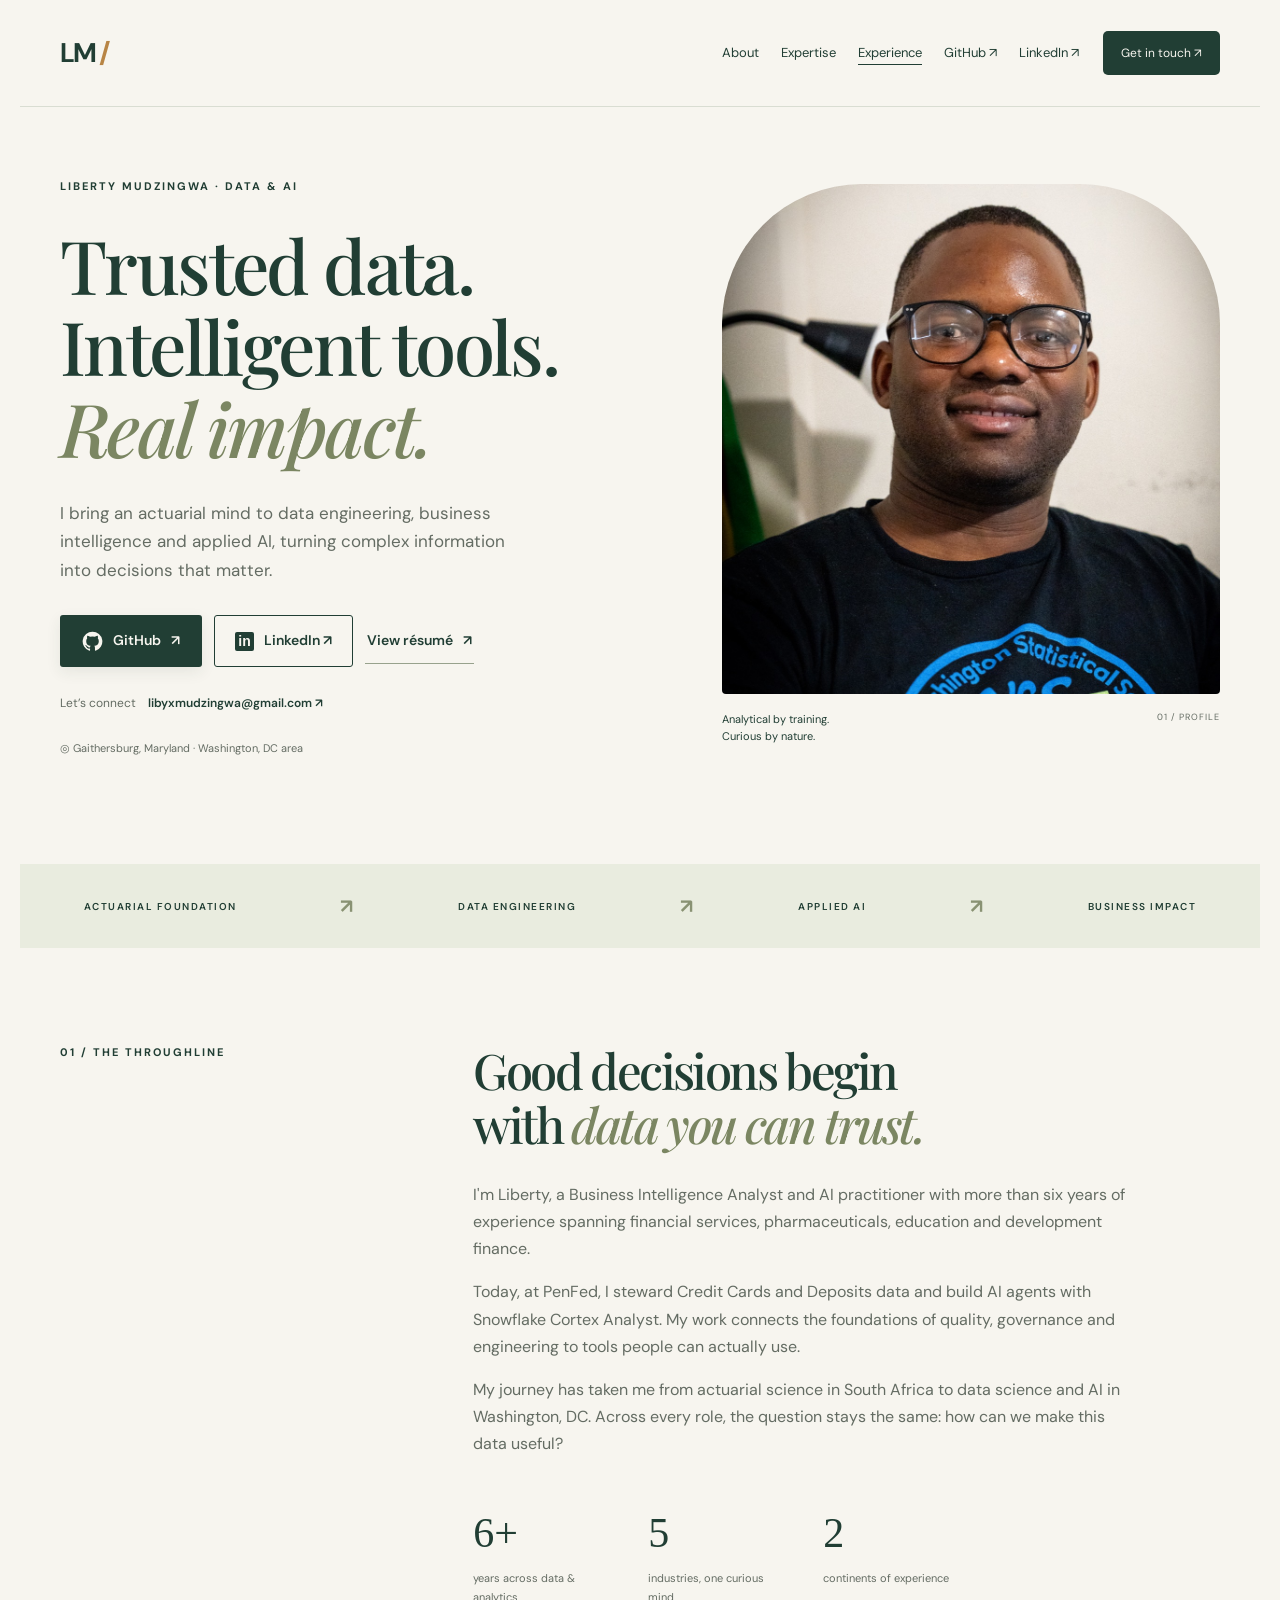
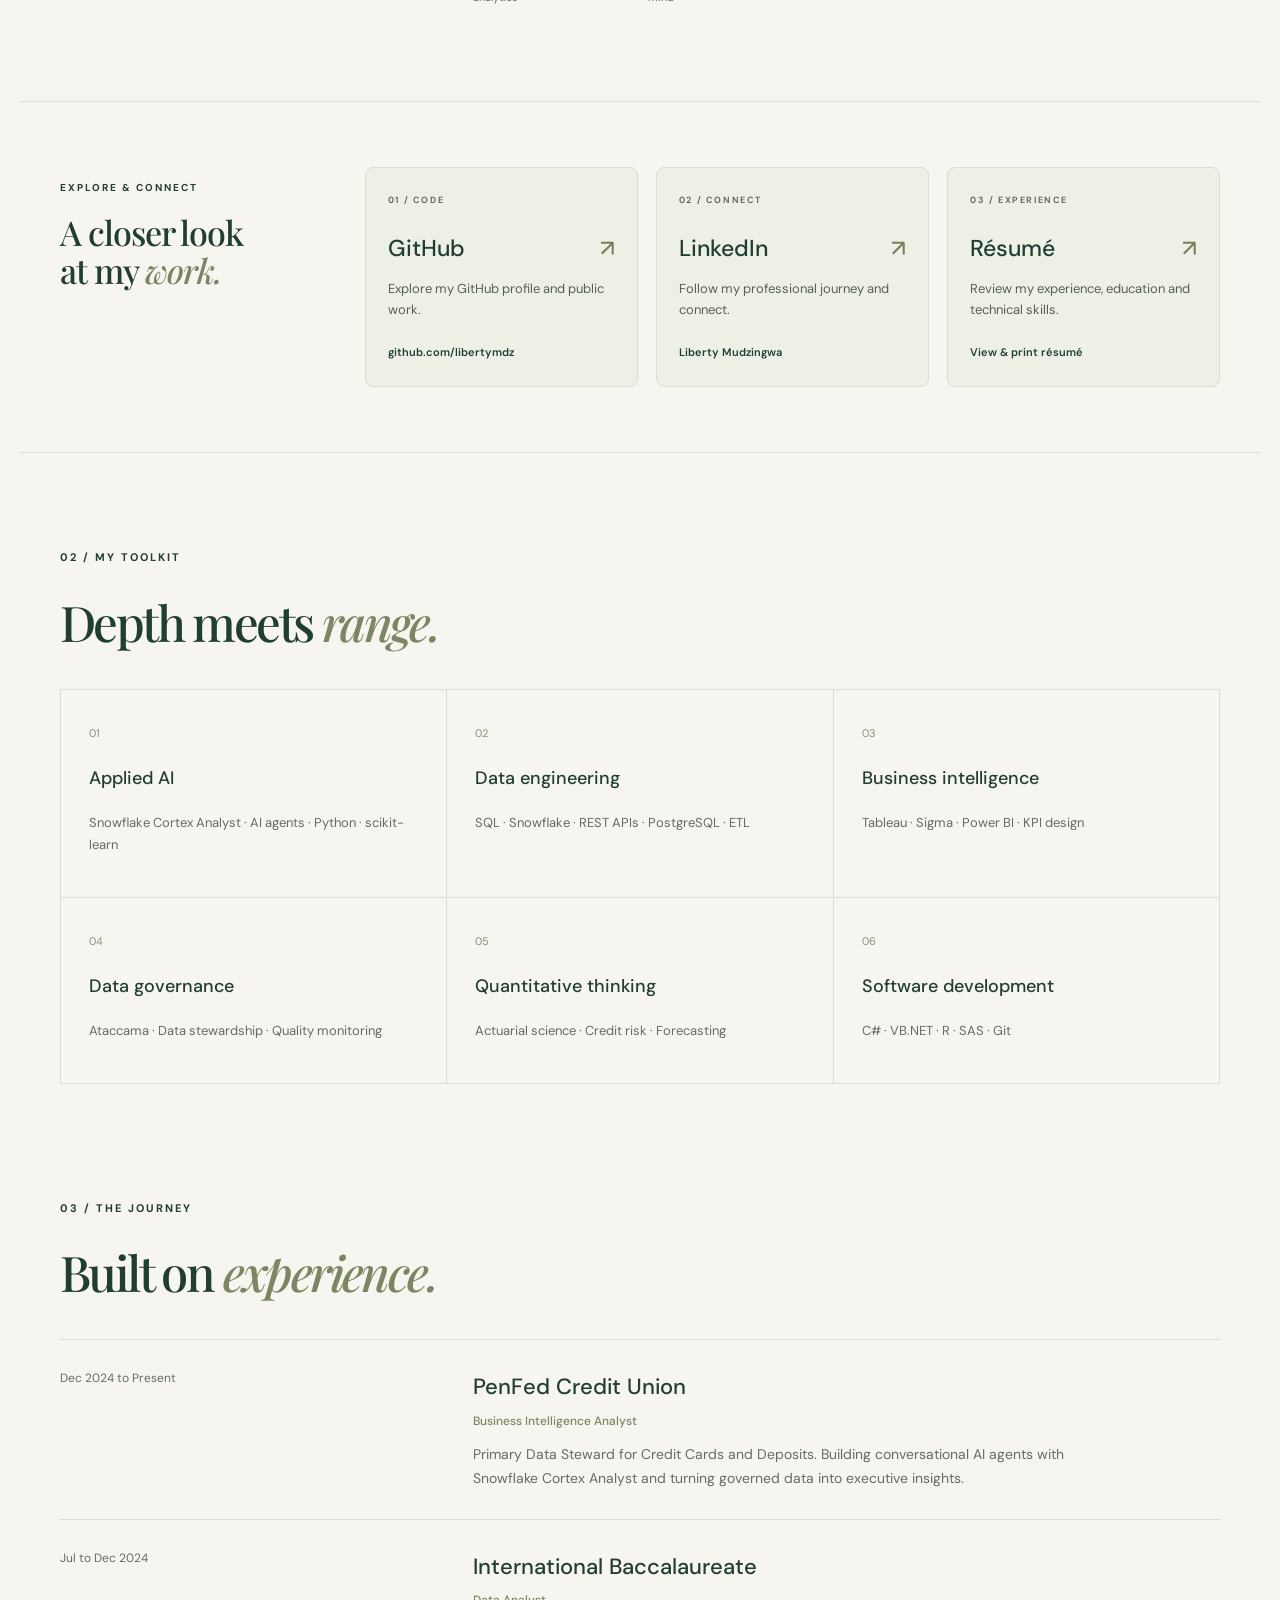
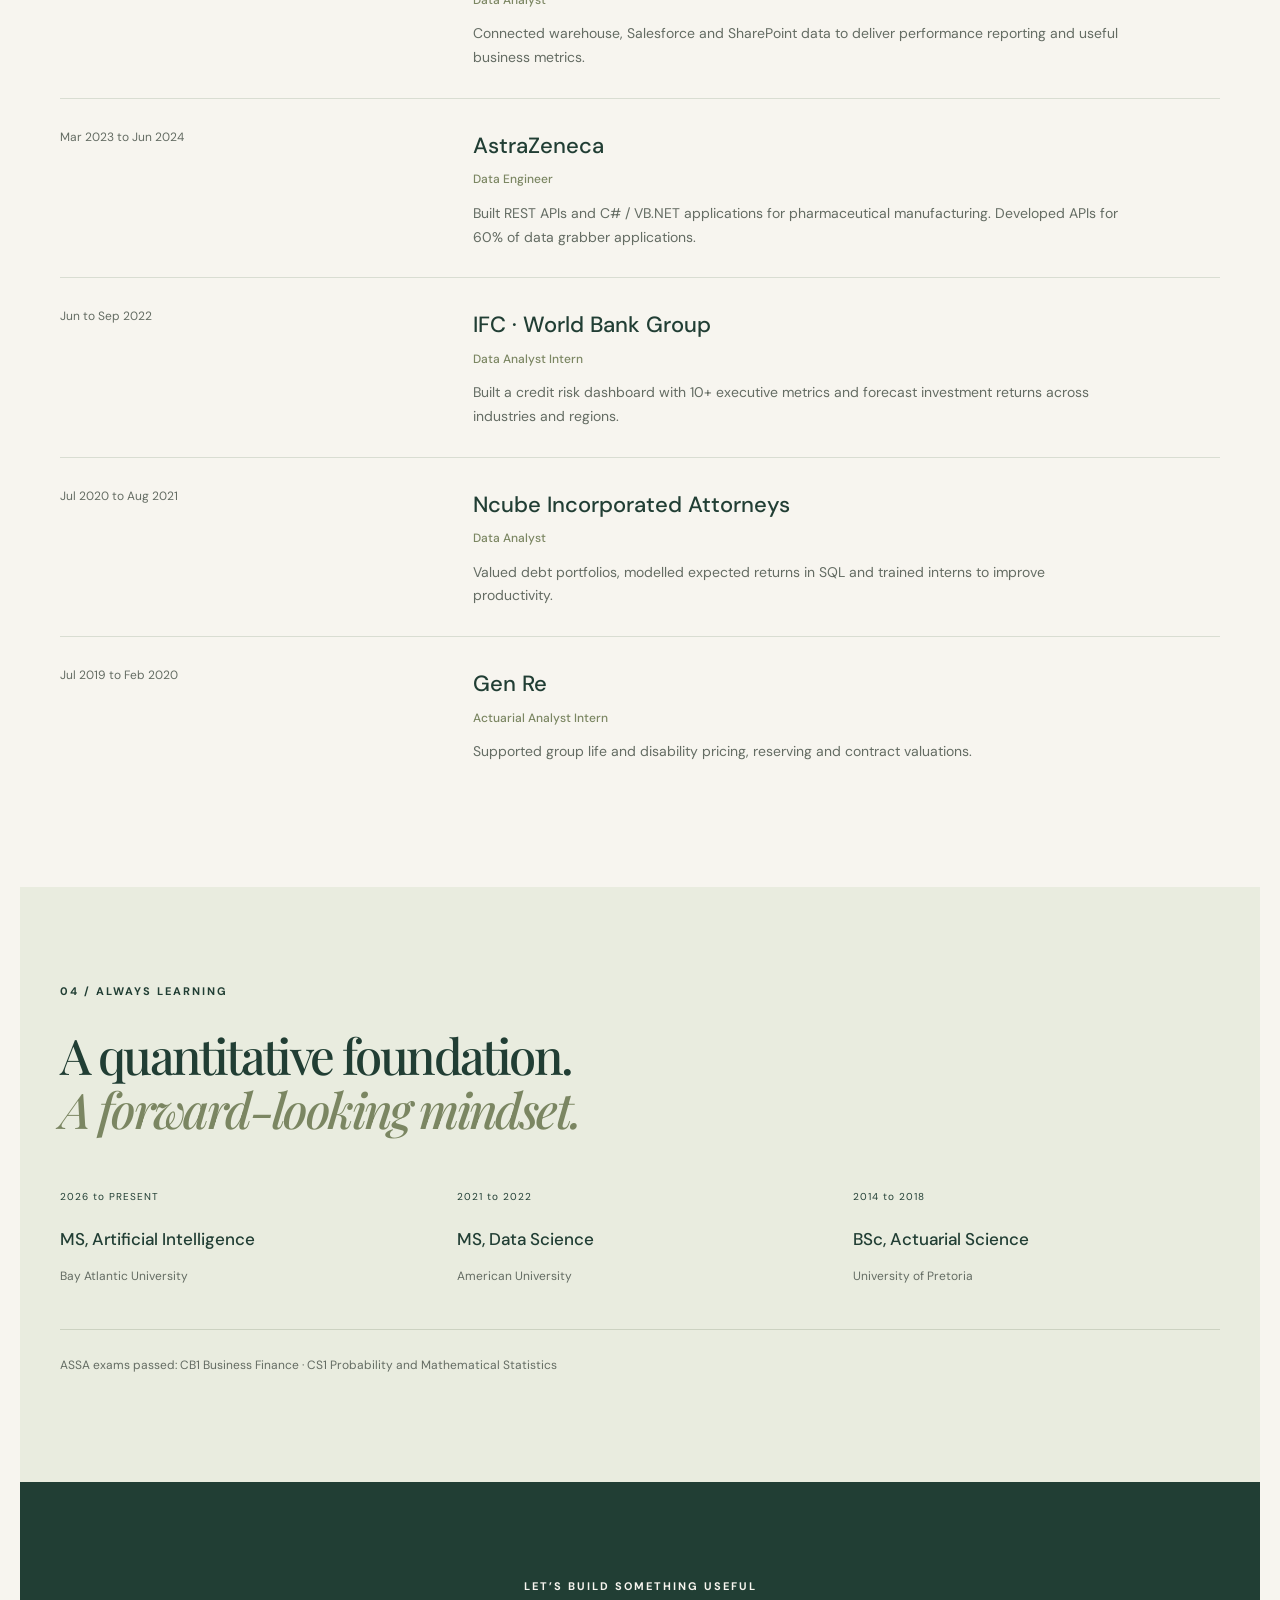
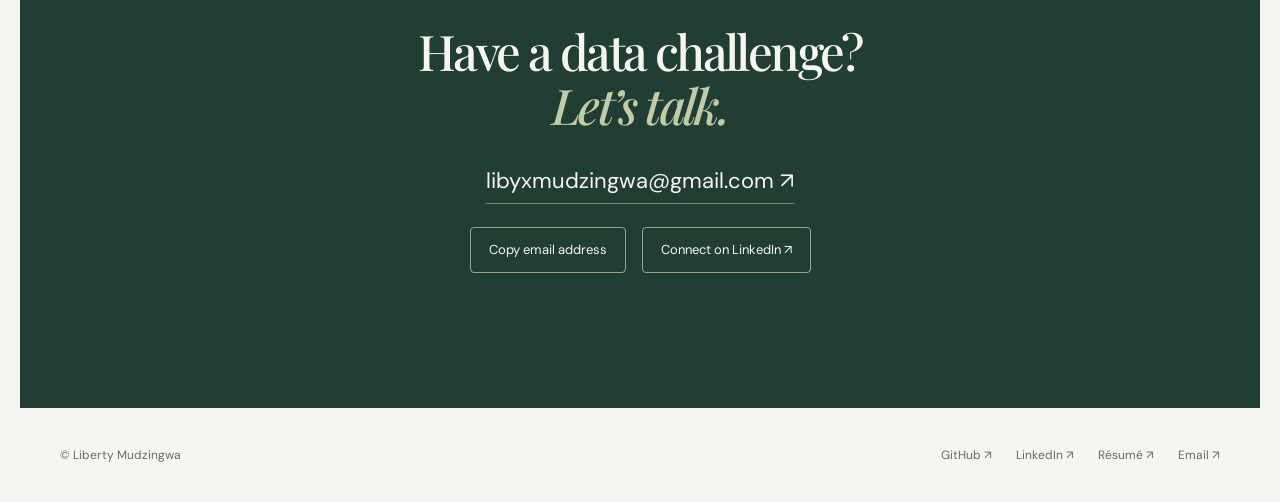
<file: index.html>
<!doctype html><html lang="en"><head><meta charset="UTF-8"><meta name="viewport" content="width=device-width,initial-scale=1"><meta name="description" content="Liberty Mudzingwa | Business Intelligence Analyst and AI practitioner. Building intelligent tools on trusted data."><meta name="theme-color" content="#213e34"><title>Liberty Mudzingwa | Data & AI</title><link rel="stylesheet" href="style.css?v=3"></head><body><header><a class="brand" href="#">LM<span> / </span></a><button class="menu-toggle" type="button" aria-expanded="false" aria-controls="main-nav">Menu <span aria-hidden="true">☰</span></button><nav id="main-nav" aria-label="Main navigation"><a href="#about">About</a><a href="#expertise">Expertise</a><a href="#experience">Experience</a><a href="mailto:libyxmudzingwa@gmail.com">Let’s connect ↗</a><a class="nav-social" href="https://github.com/libertymdz" target="_blank" rel="noopener noreferrer">GitHub ↗</a><a class="nav-social" href="https://www.linkedin.com/in/liberty-mudzingwa-aa85bab2/" target="_blank" rel="noopener noreferrer">LinkedIn ↗</a></nav><a class="header-contact" href="#contact">Get in touch ↗</a></header><main id="top"><section class="hero"><div class="intro"><p class="eyebrow">LIBERTY MUDZINGWA · DATA & AI</p><h1>Trusted data.<br>Intelligent tools.<br><em>Real impact.</em></h1><p class="lead">I bring an actuarial mind to data engineering, business intelligence and applied AI, turning complex information into decisions that matter.</p><div class="actions" aria-label="Profile links"><a class="button github-button" href="https://github.com/libertymdz" target="_blank" rel="noopener noreferrer"><svg viewBox="0 0 24 24" aria-hidden="true"><path fill="currentColor" d="M12 .75a11.25 11.25 0 0 0-3.56 21.92c.56.1.77-.24.77-.54v-2.1c-3.14.68-3.8-1.33-3.8-1.33-.51-1.3-1.25-1.65-1.25-1.65-1.02-.7.08-.69.08-.69 1.13.08 1.72 1.16 1.72 1.16 1 1.72 2.63 1.22 3.27.93.1-.73.39-1.22.71-1.5-2.5-.29-5.13-1.25-5.13-5.56 0-1.23.44-2.24 1.16-3.03-.12-.29-.5-1.43.11-2.98 0 0 .95-.3 3.1 1.16a10.8 10.8 0 0 1 5.64 0c2.15-1.46 3.1-1.16 3.1-1.16.61 1.55.23 2.69.11 2.98.72.79 1.16 1.8 1.16 3.03 0 4.32-2.63 5.27-5.14 5.55.4.35.76 1.03.76 2.08v3.11c0 .3.2.65.78.54A11.25 11.25 0 0 0 12 .75Z"/></svg>GitHub <span aria-hidden="true">↗</span></a><a class="button button-outline" href="https://www.linkedin.com/in/liberty-mudzingwa-aa85bab2/" target="_blank" rel="noopener noreferrer"><span class="linkedin-icon" aria-hidden="true">in</span>LinkedIn ↗</a><a class="resume-link" href="resume.html">View résumé <span aria-hidden="true">↗</span></a></div><a class="hero-email" href="mailto:libyxmudzingwa@gmail.com">Let’s connect <span>libyxmudzingwa@gmail.com ↗</span></a><p class="location">◎ Gaithersburg, Maryland · Washington, DC area</p></div><figure><img src="profile.jpg" alt="Liberty Mudzingwa smiling, wearing glasses and a Washington Statistical Society shirt"><figcaption><span>Analytical by training.<br>Curious by nature.</span><span>01 / PROFILE</span></figcaption></figure></section><div class="strip"><span>ACTUARIAL FOUNDATION</span><b>↗</b><span>DATA ENGINEERING</span><b>↗</b><span>APPLIED AI</span><b>↗</b><span>BUSINESS IMPACT</span></div><section id="about" class="about"><p class="eyebrow">01 / THE THROUGHLINE</p><div><h2>Good decisions begin<br>with <em>data you can trust.</em></h2><p>I'm Liberty, a Business Intelligence Analyst and AI practitioner with more than six years of experience spanning financial services, pharmaceuticals, education and development finance.</p><p>Today, at PenFed, I steward Credit Cards and Deposits data and build AI agents with Snowflake Cortex Analyst. My work connects the foundations of quality, governance and engineering to tools people can actually use.</p><p>My journey has taken me from actuarial science in South Africa to data science and AI in Washington, DC. Across every role, the question stays the same: how can we make this data useful?</p><div class="facts"><div><strong>6+</strong><span>years across data & analytics</span></div><div><strong>5</strong><span>industries, one curious mind</span></div><div><strong>2</strong><span>continents of experience</span></div></div></div></section><section class="profile-links" aria-label="Find me online"><div class="links-heading"><p class="eyebrow">EXPLORE & CONNECT</p><h2>A closer look<br>at my <em>work.</em></h2></div><a class="profile-card" href="https://github.com/libertymdz" target="_blank" rel="noopener noreferrer"><span class="card-label">01 / CODE</span><h3>GitHub <span>↗</span></h3><p>Explore my GitHub profile and public work.</p><span class="card-address">github.com/libertymdz</span></a><a class="profile-card" href="https://www.linkedin.com/in/liberty-mudzingwa-aa85bab2/" target="_blank" rel="noopener noreferrer"><span class="card-label">02 / CONNECT</span><h3>LinkedIn <span>↗</span></h3><p>Follow my professional journey and connect.</p><span class="card-address">Liberty Mudzingwa</span></a><a class="profile-card" href="resume.html"><span class="card-label">03 / EXPERIENCE</span><h3>Résumé <span>↗</span></h3><p>Review my experience, education and technical skills.</p><span class="card-address">View & print résumé</span></a></section><section id="expertise"><div class="section-title"><p class="eyebrow">02 / MY TOOLKIT</p><h2>Depth meets <em>range.</em></h2></div><div class="skills"><article class="skill"><span>01</span><h3>Applied AI</h3><p>Snowflake Cortex Analyst · AI agents · Python · scikit-learn</p></article><article class="skill"><span>02</span><h3>Data engineering</h3><p>SQL · Snowflake · REST APIs · PostgreSQL · ETL</p></article><article class="skill"><span>03</span><h3>Business intelligence</h3><p>Tableau · Sigma · Power BI · KPI design</p></article><article class="skill"><span>04</span><h3>Data governance</h3><p>Ataccama · Data stewardship · Quality monitoring</p></article><article class="skill"><span>05</span><h3>Quantitative thinking</h3><p>Actuarial science · Credit risk · Forecasting</p></article><article class="skill"><span>06</span><h3>Software development</h3><p>C# · VB.NET · R · SAS · Git</p></article></div></section><section id="experience"><div class="section-title"><p class="eyebrow">03 / THE JOURNEY</p><h2>Built on <em>experience.</em></h2></div><div class="timeline"><article class="role"><span>Dec 2024 to Present</span><div><h3>PenFed Credit Union</h3><h4>Business Intelligence Analyst</h4><p>Primary Data Steward for Credit Cards and Deposits. Building conversational AI agents with Snowflake Cortex Analyst and turning governed data into executive insights.</p></div></article><article class="role"><span>Jul to Dec 2024</span><div><h3>International Baccalaureate</h3><h4>Data Analyst</h4><p>Connected warehouse, Salesforce and SharePoint data to deliver performance reporting and useful business metrics.</p></div></article><article class="role"><span>Mar 2023 to Jun 2024</span><div><h3>AstraZeneca</h3><h4>Data Engineer</h4><p>Built REST APIs and C# / VB.NET applications for pharmaceutical manufacturing. Developed APIs for 60% of data grabber applications.</p></div></article><article class="role"><span>Jun to Sep 2022</span><div><h3>IFC · World Bank Group</h3><h4>Data Analyst Intern</h4><p>Built a credit risk dashboard with 10+ executive metrics and forecast investment returns across industries and regions.</p></div></article><article class="role"><span>Jul 2020 to Aug 2021</span><div><h3>Ncube Incorporated Attorneys</h3><h4>Data Analyst</h4><p>Valued debt portfolios, modelled expected returns in SQL and trained interns to improve productivity.</p></div></article><article class="role"><span>Jul 2019 to Feb 2020</span><div><h3>Gen Re</h3><h4>Actuarial Analyst Intern</h4><p>Supported group life and disability pricing, reserving and contract valuations.</p></div></article></div></section><section class="education"><p class="eyebrow">04 / ALWAYS LEARNING</p><h2>A quantitative foundation.<br><em>A forward-looking mindset.</em></h2><div class="degrees"><article><small>2026 to PRESENT</small><h3>MS, Artificial Intelligence</h3><p>Bay Atlantic University</p></article><article><small>2021 to 2022</small><h3>MS, Data Science</h3><p>American University</p></article><article><small>2014 to 2018</small><h3>BSc, Actuarial Science</h3><p>University of Pretoria</p></article></div><p class="exam">ASSA exams passed: CB1 Business Finance · CS1 Probability and Mathematical Statistics</p></section><section class="contact" id="contact"><p class="eyebrow">LET’S BUILD SOMETHING USEFUL</p><h2>Have a data challenge?<br><em>Let’s talk.</em></h2><a href="mailto:libyxmudzingwa@gmail.com">libyxmudzingwa@gmail.com ↗</a><div class="contact-tools"><button type="button" id="copy-email">Copy email address</button><a href="https://www.linkedin.com/in/liberty-mudzingwa-aa85bab2/">Connect on LinkedIn ↗</a><p id="copy-status" role="status" aria-live="polite"></p></div></section></main><footer><span>© Liberty Mudzingwa</span><div class="footer-links"><a href="https://github.com/libertymdz" target="_blank" rel="noopener noreferrer">GitHub ↗</a><a href="https://www.linkedin.com/in/liberty-mudzingwa-aa85bab2/" target="_blank" rel="noopener noreferrer">LinkedIn ↗</a><a href="resume.html">Résumé ↗</a><a href="mailto:libyxmudzingwa@gmail.com">Email ↗</a></div></footer><a class="back-top" href="#top" aria-label="Back to top">↑</a><script>
const menu=document.querySelector('.menu-toggle'),nav=document.querySelector('#main-nav');
function closeMenu(){menu.setAttribute('aria-expanded','false');nav.classList.remove('open')}
menu.addEventListener('click',()=>{const open=menu.getAttribute('aria-expanded')!=='true';menu.setAttribute('aria-expanded',String(open));nav.classList.toggle('open',open)});
nav.querySelectorAll('a').forEach(link=>link.addEventListener('click',closeMenu));
document.addEventListener('keydown',event=>{if(event.key==='Escape'&&menu.getAttribute('aria-expanded')==='true'){closeMenu();menu.focus()}});
document.addEventListener('click',event=>{if(!event.target.closest('header'))closeMenu()});
matchMedia('(min-width: 761px)').addEventListener('change',closeMenu);
const emailButton=document.querySelector('#copy-email'),status=document.querySelector('#copy-status');
emailButton.addEventListener('click',async()=>{try{await navigator.clipboard.writeText('libyxmudzingwa@gmail.com');status.textContent='Email address copied.'}catch{status.textContent='Copy this address: libyxmudzingwa@gmail.com'}});
const topLink=document.querySelector('.back-top');
function updateTop(){topLink.classList.toggle('visible',scrollY>500)}
addEventListener('scroll',updateTop,{passive:true});updateTop();
const links=Array.from(nav.querySelectorAll('a[href^="#"]'));
if('IntersectionObserver' in window){const observer=new IntersectionObserver(entries=>{entries.forEach(entry=>{if(entry.isIntersecting){links.forEach(link=>{if(link.hash==='#'+entry.target.id)link.setAttribute('aria-current','location');else link.removeAttribute('aria-current')})}})},{rootMargin:'-15% 0px -55% 0px'});links.forEach(link=>{const section=document.querySelector(link.hash);if(section)observer.observe(section)})}
</script></body></html>
</file>
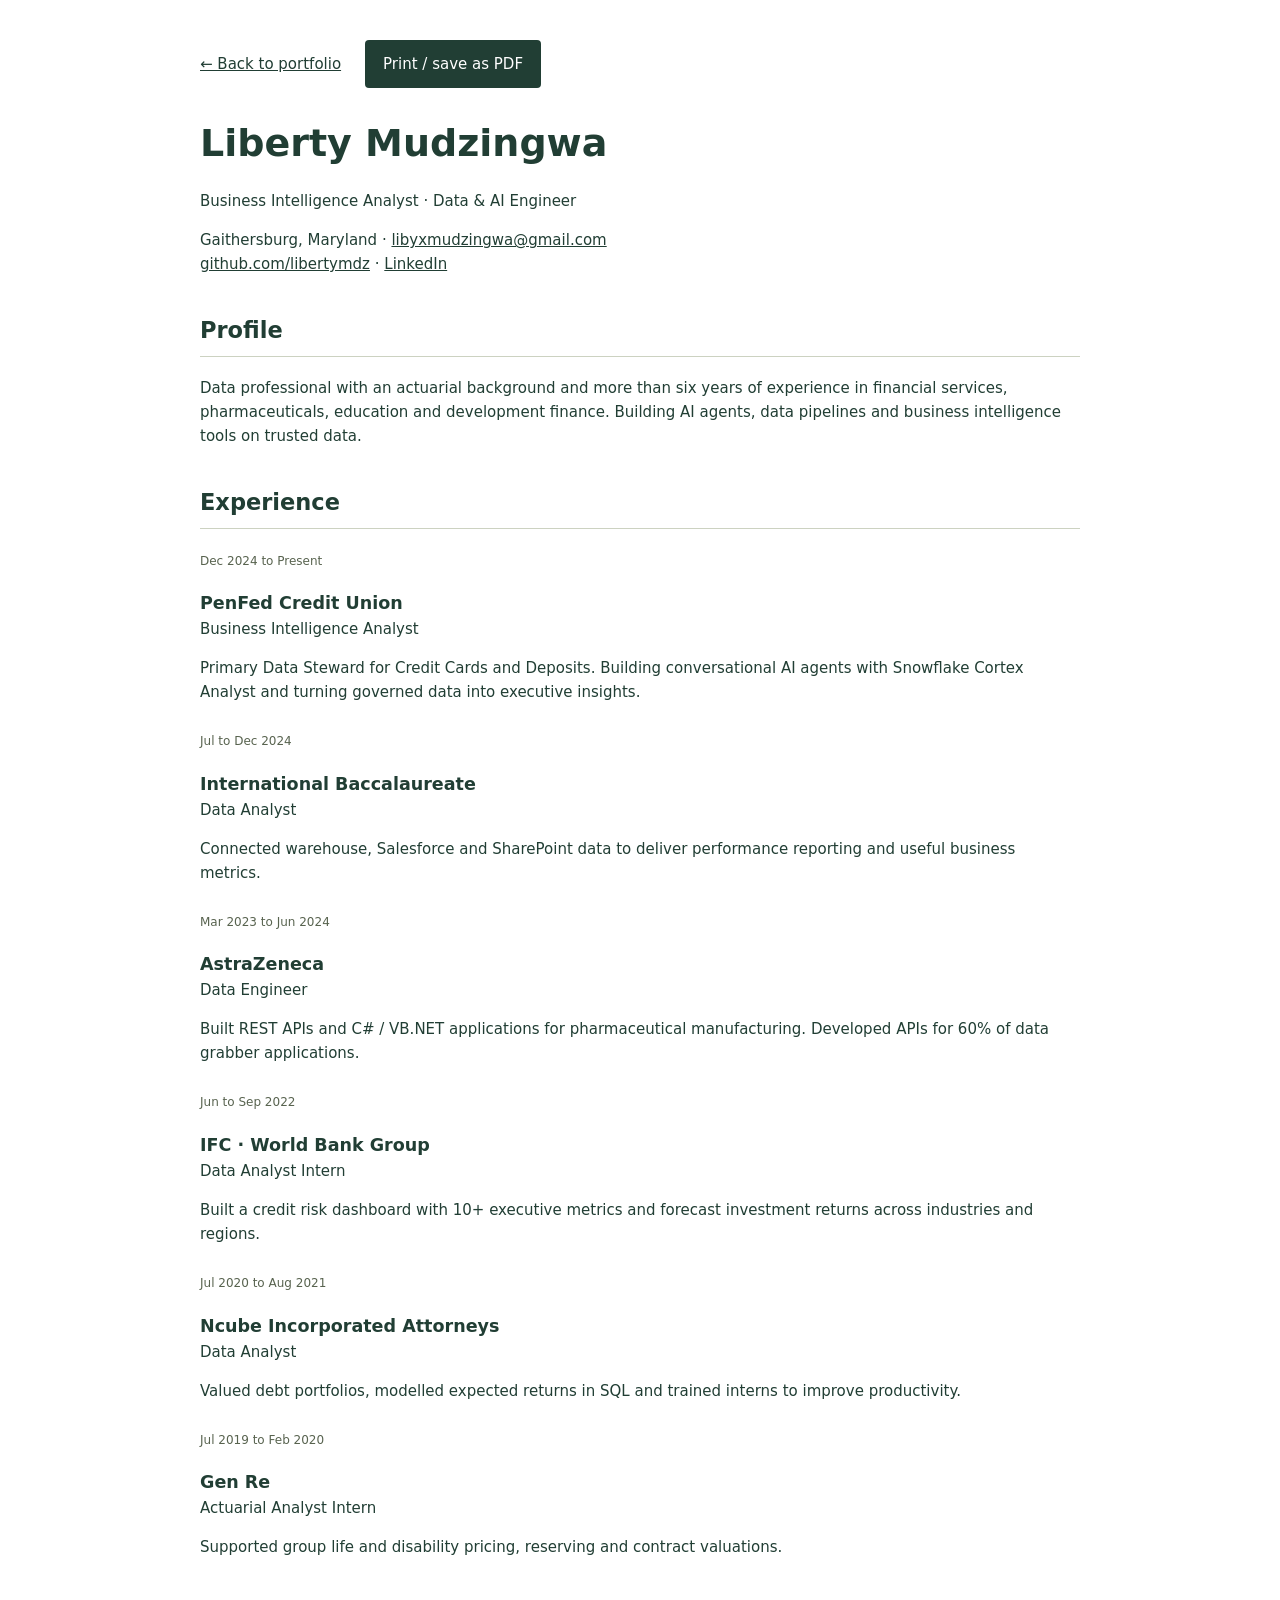
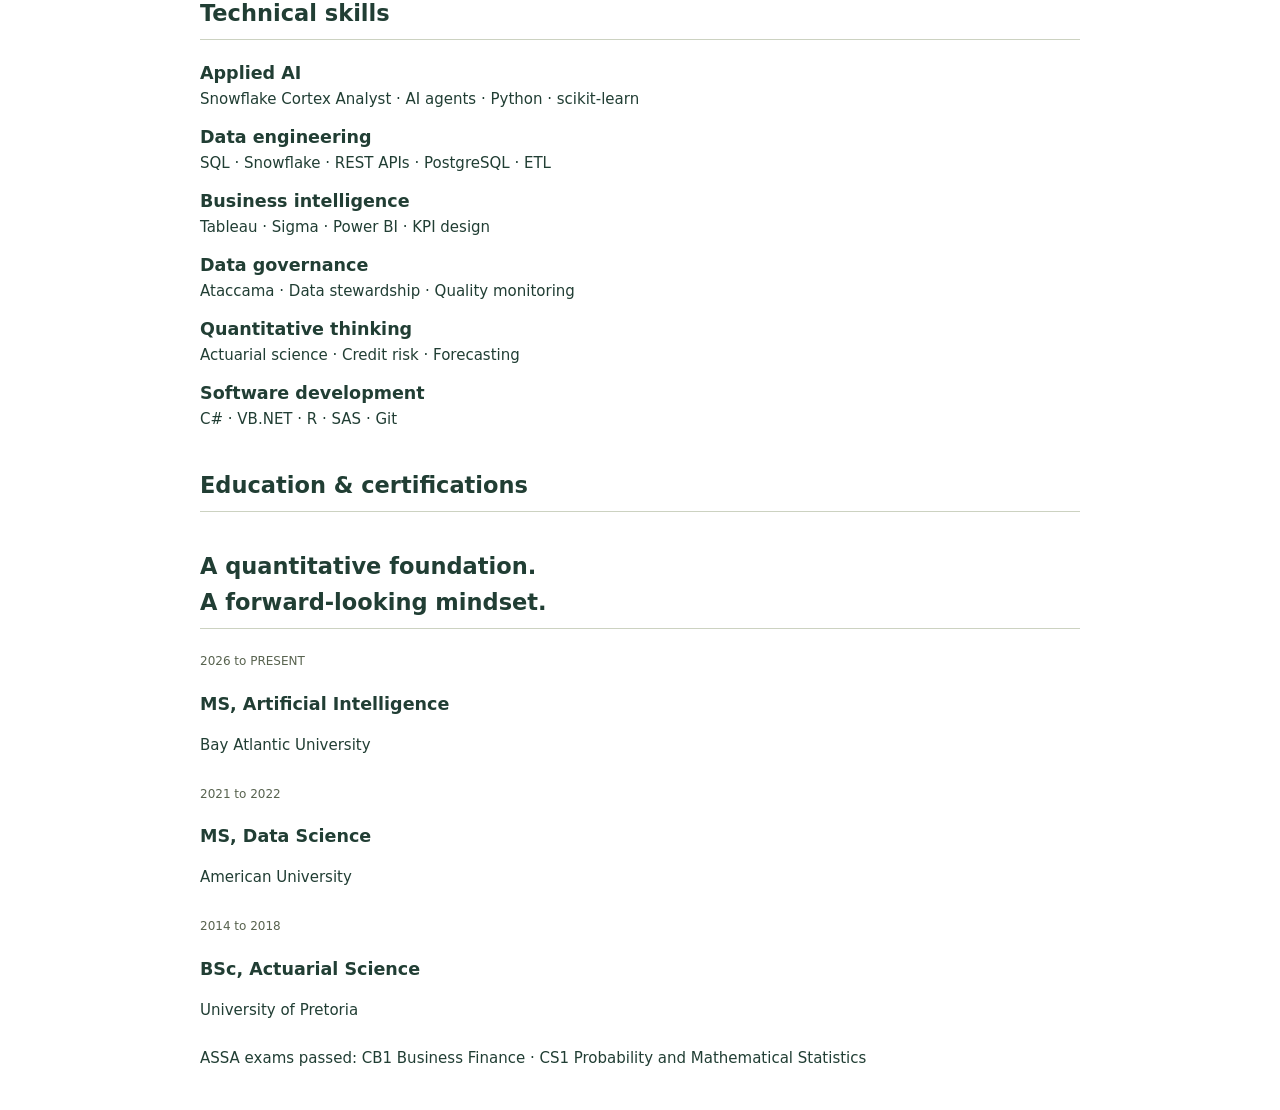
<file: resume.html>
<!doctype html><html lang="en"><head><meta charset="utf-8"><meta name="viewport" content="width=device-width,initial-scale=1"><title>Liberty Mudzingwa | Résumé</title><style>body{max-width:880px;margin:40px auto;padding:0 24px;font:15px/1.6 system-ui,sans-serif;color:#213e34}h1{font-size:38px;margin-bottom:0}h2{border-bottom:1px solid #ccd2c1;padding-bottom:8px;margin-top:36px}h3{margin-bottom:0}h4{margin:0;font-weight:500}a{color:inherit}nav{display:flex;gap:24px;flex-wrap:wrap;align-items:center}button{background:#213e34;color:#fff;border:0;border-radius:4px;padding:12px 18px;cursor:pointer;font:inherit}article{break-inside:avoid;margin-bottom:24px}.role>span,small{font-size:12px;color:#58634f}.eyebrow{display:none}.skill>span{display:none}.skill{margin-bottom:12px}.skill h3,.skill p{margin:0}em{font-style:normal}@media print{body{margin:0;font-size:11px}nav{display:none}h1{font-size:28px}h2{margin-top:20px}article{margin-bottom:14px}@page{margin:16mm}}</style></head><body><nav><a href="./">← Back to portfolio</a><button type="button" onclick="window.print()">Print / save as PDF</button></nav><h1>Liberty Mudzingwa</h1><p>Business Intelligence Analyst · Data & AI Engineer</p><p>Gaithersburg, Maryland · <a href="mailto:libyxmudzingwa@gmail.com">libyxmudzingwa@gmail.com</a><br><a href="https://github.com/libertymdz">github.com/libertymdz</a> · <a href="https://www.linkedin.com/in/liberty-mudzingwa-aa85bab2/">LinkedIn</a></p><h2>Profile</h2><p>Data professional with an actuarial background and more than six years of experience in financial services, pharmaceuticals, education and development finance. Building AI agents, data pipelines and business intelligence tools on trusted data.</p><h2>Experience</h2><article class="role"><span>Dec 2024 to Present</span><div><h3>PenFed Credit Union</h3><h4>Business Intelligence Analyst</h4><p>Primary Data Steward for Credit Cards and Deposits. Building conversational AI agents with Snowflake Cortex Analyst and turning governed data into executive insights.</p></div></article><article class="role"><span>Jul to Dec 2024</span><div><h3>International Baccalaureate</h3><h4>Data Analyst</h4><p>Connected warehouse, Salesforce and SharePoint data to deliver performance reporting and useful business metrics.</p></div></article><article class="role"><span>Mar 2023 to Jun 2024</span><div><h3>AstraZeneca</h3><h4>Data Engineer</h4><p>Built REST APIs and C# / VB.NET applications for pharmaceutical manufacturing. Developed APIs for 60% of data grabber applications.</p></div></article><article class="role"><span>Jun to Sep 2022</span><div><h3>IFC · World Bank Group</h3><h4>Data Analyst Intern</h4><p>Built a credit risk dashboard with 10+ executive metrics and forecast investment returns across industries and regions.</p></div></article><article class="role"><span>Jul 2020 to Aug 2021</span><div><h3>Ncube Incorporated Attorneys</h3><h4>Data Analyst</h4><p>Valued debt portfolios, modelled expected returns in SQL and trained interns to improve productivity.</p></div></article><article class="role"><span>Jul 2019 to Feb 2020</span><div><h3>Gen Re</h3><h4>Actuarial Analyst Intern</h4><p>Supported group life and disability pricing, reserving and contract valuations.</p></div></article><h2>Technical skills</h2><article class="skill"><span>01</span><h3>Applied AI</h3><p>Snowflake Cortex Analyst · AI agents · Python · scikit-learn</p></article><article class="skill"><span>02</span><h3>Data engineering</h3><p>SQL · Snowflake · REST APIs · PostgreSQL · ETL</p></article><article class="skill"><span>03</span><h3>Business intelligence</h3><p>Tableau · Sigma · Power BI · KPI design</p></article><article class="skill"><span>04</span><h3>Data governance</h3><p>Ataccama · Data stewardship · Quality monitoring</p></article><article class="skill"><span>05</span><h3>Quantitative thinking</h3><p>Actuarial science · Credit risk · Forecasting</p></article><article class="skill"><span>06</span><h3>Software development</h3><p>C# · VB.NET · R · SAS · Git</p></article><h2>Education & certifications</h2><p class="eyebrow">04 / ALWAYS LEARNING</p><h2>A quantitative foundation.<br><em>A forward-looking mindset.</em></h2><div class="degrees"><article><small>2026 to PRESENT</small><h3>MS, Artificial Intelligence</h3><p>Bay Atlantic University</p></article><article><small>2021 to 2022</small><h3>MS, Data Science</h3><p>American University</p></article><article><small>2014 to 2018</small><h3>BSc, Actuarial Science</h3><p>University of Pretoria</p></article></div><p class="exam">ASSA exams passed: CB1 Business Finance · CS1 Probability and Mathematical Statistics</p></body></html>
</file>
<file: style.css>
@import url('https://fonts.googleapis.com/css2?family=DM+Sans:wght@400;500;600;700&family=Playfair+Display:ital,wght@0,500;0,600;1,500&display=swap');
:root{--paper:#f7f5ef;--ink:#213e34;--muted:#646c63;--line:#d9ddd2}*{box-sizing:border-box}html{scroll-behavior:smooth;scroll-padding-top:30px}body{margin:0;background:var(--paper);color:var(--ink);font-family:'DM Sans',sans-serif;font-size:16px;line-height:1.7}a{color:inherit;text-decoration:none}a:hover{text-decoration:underline;text-underline-offset:5px}a:focus-visible{outline:3px solid #b88545;outline-offset:6px}header,main,footer{max-width:1240px;margin:auto}header{padding:30px 40px;display:flex;justify-content:space-between;align-items:center;border-bottom:1px solid var(--line)}.brand{font-weight:700;font-size:27px;letter-spacing:-2px}.brand span{color:#b88545}nav{display:flex;gap:30px;font-size:13px}section{padding:95px 40px}.hero{display:grid;grid-template-columns:1.2fr 1fr;gap:65px;padding-top:70px;align-items:center}.eyebrow{font-size:11px;font-weight:700;letter-spacing:2px;margin:0 0 28px}h1,h2{font-family:'Playfair Display',Georgia,serif;font-weight:500;letter-spacing:-2.6px;line-height:1.1;margin:0 0 30px}h1{font-size:clamp(46px,5.8vw,76px)}h2{font-size:clamp(34px,4vw,49px)}em{font-weight:500;color:#7b8662}.lead{max-width:480px;color:var(--muted);font-size:17px}.actions{display:flex;gap:24px;align-items:center;margin:30px 0;font-size:12px;font-weight:600}.button{background:var(--ink);color:var(--paper);padding:15px 21px;border-radius:3px}.location{font-size:11px;color:var(--muted);margin-top:35px}figure{margin:0;position:relative}figure img{width:100%;height:510px;object-fit:cover;object-position:center 33%;border-radius:140px 140px 4px 4px;display:block}figcaption{display:flex;justify-content:space-between;padding:17px 0;font-size:11px;line-height:1.5}figcaption span:last-child{font-size:9px;letter-spacing:1px;color:var(--muted)}.strip{display:flex;justify-content:space-around;align-items:center;gap:16px;background:#e9ecdf;padding:25px 20px;font-size:10px;font-weight:600;letter-spacing:1.5px}.strip b{font-size:20px;color:#899273}.about{display:grid;grid-template-columns:1fr 2fr;gap:40px;border-bottom:1px solid var(--line)}.about p:not(.eyebrow){color:var(--muted);max-width:660px}.facts{display:flex;gap:45px;margin-top:40px}.facts strong{display:block;font-family:Georgia,serif;font-size:42px;font-weight:400}.facts span{display:block;max-width:130px;font-size:11px;color:var(--muted)}.section-title{margin-bottom:40px}.skills{display:grid;grid-template-columns:repeat(3,1fr);border-top:1px solid var(--line);border-left:1px solid var(--line)}.skill{padding:28px;border-right:1px solid var(--line);border-bottom:1px solid var(--line)}.skill>span{font-size:11px;color:#8a927a}.skill h3{font-size:18px;font-weight:500}.skill p{font-size:13px;color:var(--muted)}#experience{padding-top:20px}.role{display:grid;grid-template-columns:1fr 2fr;gap:40px;padding:28px 0;border-top:1px solid var(--line)}.role>span{font-size:12px;color:var(--muted)}.role h3{font-size:22px;margin:0;font-weight:500}.role h4{font-size:12px;font-weight:500;color:#7b8662;margin:5px 0 12px}.role p{font-size:14px;color:var(--muted);margin:0;max-width:650px}.education{background:#e9ecdf}.degrees{display:grid;grid-template-columns:repeat(3,1fr);gap:30px;margin-top:45px}.degrees small{font-size:10px;letter-spacing:1px}.degrees h3{font-size:17px;font-weight:500;margin-bottom:0}.degrees p,.exam{font-size:12px;color:var(--muted)}.exam{border-top:1px solid #ccd2c1;padding-top:25px;margin-top:30px}.contact{text-align:center;padding:95px 20px;background:var(--ink);color:var(--paper)}.contact em{color:#c1cba7}.contact>a{font-size:clamp(14px,2.5vw,22px);border-bottom:1px solid #7b8662;padding-bottom:8px}footer{padding:25px 40px;display:flex;justify-content:space-between;font-size:10px;color:var(--muted)}@media(max-width:760px){header{padding:20px}nav{gap:15px;font-size:11px}nav a:nth-child(2){display:none}section{padding:60px 24px}.hero{grid-template-columns:1fr;gap:30px;padding-top:45px}figure img{height:450px}.about{grid-template-columns:1fr;gap:5px}.skills{grid-template-columns:repeat(2,1fr)}.strip{flex-wrap:wrap;font-size:8px}.strip b{display:none}.role{grid-template-columns:1fr;gap:10px}.degrees{grid-template-columns:1fr;gap:16px}.facts{gap:25px}.actions{gap:18px}footer{padding:25px 20px;gap:15px}footer span:nth-child(2){display:none}}@media(prefers-reduced-motion:reduce){html{scroll-behavior:auto}}
/* Responsive navigation and touch-friendly controls */
header{position:sticky;top:0;z-index:20;background:var(--paper)}html{scroll-padding-top:110px}button{font:inherit;cursor:pointer}button:focus-visible{outline:3px solid #b88545;outline-offset:5px}nav a{display:inline-flex;align-items:center;min-height:44px}nav a[aria-current]{text-decoration:underline;text-underline-offset:7px}.menu-toggle{display:none}.actions{flex-wrap:wrap}.actions a{min-height:44px;display:inline-flex;align-items:center}.hero>*,.about>*,.skill,.role>*,.degrees>*{min-width:0}.contact-tools{margin-top:28px;display:flex;flex-wrap:wrap;justify-content:center;gap:16px;align-items:center}.contact-tools button,.contact-tools a{border:1px solid #9aa68b;border-radius:4px;background:transparent;color:inherit;padding:11px 18px;font-size:13px;min-height:44px}.contact-tools button:hover,.contact-tools a:hover{background:#385447}.contact-tools p{flex-basis:100%;min-height:24px;margin:0;font-size:13px;overflow-wrap:anywhere}.back-top{position:fixed;right:24px;bottom:24px;z-index:15;background:var(--ink);color:var(--paper);border:1px solid #aab397;border-radius:50%;width:46px;height:46px;display:flex;align-items:center;justify-content:center;visibility:hidden;opacity:0;transition:opacity .2s}.back-top.visible{visibility:visible;opacity:1}.skill{transition:background .2s,transform .2s}@media(hover:hover){.skill:hover{background:#e9ecdf;transform:translateY(-3px)}}
@media(min-width:761px) and (max-width:1050px){.hero{gap:30px}.hero h1{font-size:clamp(45px,6vw,62px)}figure img{height:440px}.facts{gap:24px}nav{gap:22px}}
@media(max-width:760px){header{flex-wrap:wrap;gap:0;padding:12px 20px}.menu-toggle{display:flex;align-items:center;gap:14px;min-height:44px;border:1px solid var(--line);border-radius:4px;background:transparent;color:var(--ink);padding:8px 14px;font-size:14px}nav{display:none;width:100%;flex-direction:column;gap:0;padding:12px 0}nav.open{display:flex}nav a,nav a:nth-child(2){display:flex;min-height:48px;font-size:15px;padding:8px 0;border-bottom:1px solid var(--line)}figure img{height:auto;aspect-ratio:4/5;max-height:560px}.facts{flex-wrap:wrap}.contact>a{overflow-wrap:anywhere}.back-top{right:16px;bottom:16px}}
@media(max-width:440px){.skills{grid-template-columns:1fr}.hero h1{font-size:clamp(38px,11vw,48px);letter-spacing:-1.8px}h2{font-size:34px;letter-spacing:-1.4px}.skill{padding:24px}.actions{align-items:flex-start;gap:12px;flex-direction:column}.strip{justify-content:center;gap:12px 24px}.facts{gap:20px}.facts>div{flex:1 1 100px}.contact{padding-inline:20px}}
@media(prefers-reduced-motion:reduce){*,*::before,*::after{transition:none!important;scroll-behavior:auto!important}}

/* Prominent profile links */
header{gap:24px}header nav{margin-left:auto;gap:22px}header nav>a[href^="mailto"]{display:none}.header-contact{background:var(--ink);color:var(--paper);padding:10px 18px;border-radius:5px;font-size:12px;white-space:nowrap;min-height:44px;display:inline-flex;align-items:center}.hero .actions{gap:12px;margin-bottom:18px}.hero .actions a{font-size:14px;font-weight:600;gap:10px}.github-button{padding:14px 22px;box-shadow:0 5px 15px #213e3415}.github-button svg{width:21px;height:21px}.button-outline{background:transparent;color:var(--ink);border:1px solid var(--ink);padding:13px 20px}.linkedin-icon{background:var(--ink);color:var(--paper);border-radius:2px;width:19px;height:19px;display:inline-flex;align-items:center;justify-content:center;font:bold 14px Arial}.resume-link{border-bottom:1px solid #98a28d;padding:10px 2px}.hero-email{font-size:12px;display:flex;flex-wrap:wrap;gap:4px 12px;color:var(--muted);padding:8px 0}.hero-email span{color:var(--ink);font-weight:600;overflow-wrap:anywhere}.hero .location{margin-top:18px}.profile-links{padding-top:65px;padding-bottom:65px;display:grid;grid-template-columns:1.05fr repeat(3,1fr);gap:18px;border-bottom:1px solid var(--line);align-items:stretch}.links-heading{padding:12px 5px 0 0}.links-heading .eyebrow{font-size:10px;margin-bottom:18px}.links-heading h2{font-size:34px;letter-spacing:-1px}.profile-card{background:#eef0e6;border:1px solid #d9dfcd;border-radius:8px;padding:25px 22px;display:flex;flex-direction:column;transition:background .2s,transform .2s,box-shadow .2s}.profile-card:hover{text-decoration:none;background:#e5e9da;transform:translateY(-4px);box-shadow:0 12px 24px #213e340d}.card-label{font-size:9px;letter-spacing:1.6px;color:#57624f;font-weight:600}.profile-card h3{display:flex;justify-content:space-between;gap:12px;font-size:23px;font-weight:500;margin:20px 0 10px}.profile-card h3 span{color:#74815b}.profile-card p{font-size:13px;color:#566151;line-height:1.65;margin:0 0 22px}.card-address{font-size:11px;font-weight:600;margin-top:auto;overflow-wrap:anywhere}.footer-links{display:flex;flex-wrap:wrap;gap:24px}footer{align-items:center;font-size:12px}footer a{min-height:44px;display:inline-flex;align-items:center}
@media(min-width:761px) and (max-width:1100px){header{gap:16px;padding-inline:24px}header nav{gap:14px;font-size:12px}.header-contact{padding-inline:12px}.profile-links{grid-template-columns:repeat(3,1fr)}.links-heading{grid-column:1/-1}.links-heading h2 br{display:none}.links-heading h2{margin-bottom:10px}}
@media(max-width:760px){header{gap:12px}.brand{margin-right:auto}.menu-toggle{order:3;margin-left:0}.header-contact{order:2;min-height:44px}.menu-toggle{font-size:12px;padding:8px 12px}header nav{order:4;margin:0;gap:0}.hero .actions{display:grid;grid-template-columns:1fr 1fr;width:100%;gap:12px;max-width:440px}.hero .actions .button{justify-content:center;padding:13px 12px}.hero .actions .resume-link{grid-column:1/-1;justify-content:center;border:1px solid #b7c0ab;border-radius:4px;padding:12px}.hero-email{font-size:12px}.hero-email span{flex-basis:100%}.profile-links{grid-template-columns:1fr;gap:14px;padding-top:45px;padding-bottom:45px}.links-heading h2 br{display:none}.links-heading h2{margin-bottom:12px}.profile-card{padding:22px}.profile-card h3{margin-top:10px}.profile-card p{margin-bottom:16px}.footer-links{gap:8px 20px}footer{flex-direction:column;align-items:flex-start;gap:8px}.contact-tools a{font-weight:600}.contact-tools{gap:12px}}
@media(max-width:360px){header{padding-inline:16px;gap:8px}.header-contact{font-size:11px;padding-inline:10px}.menu-toggle{gap:8px}.hero .actions a{font-size:13px}}
</file>
